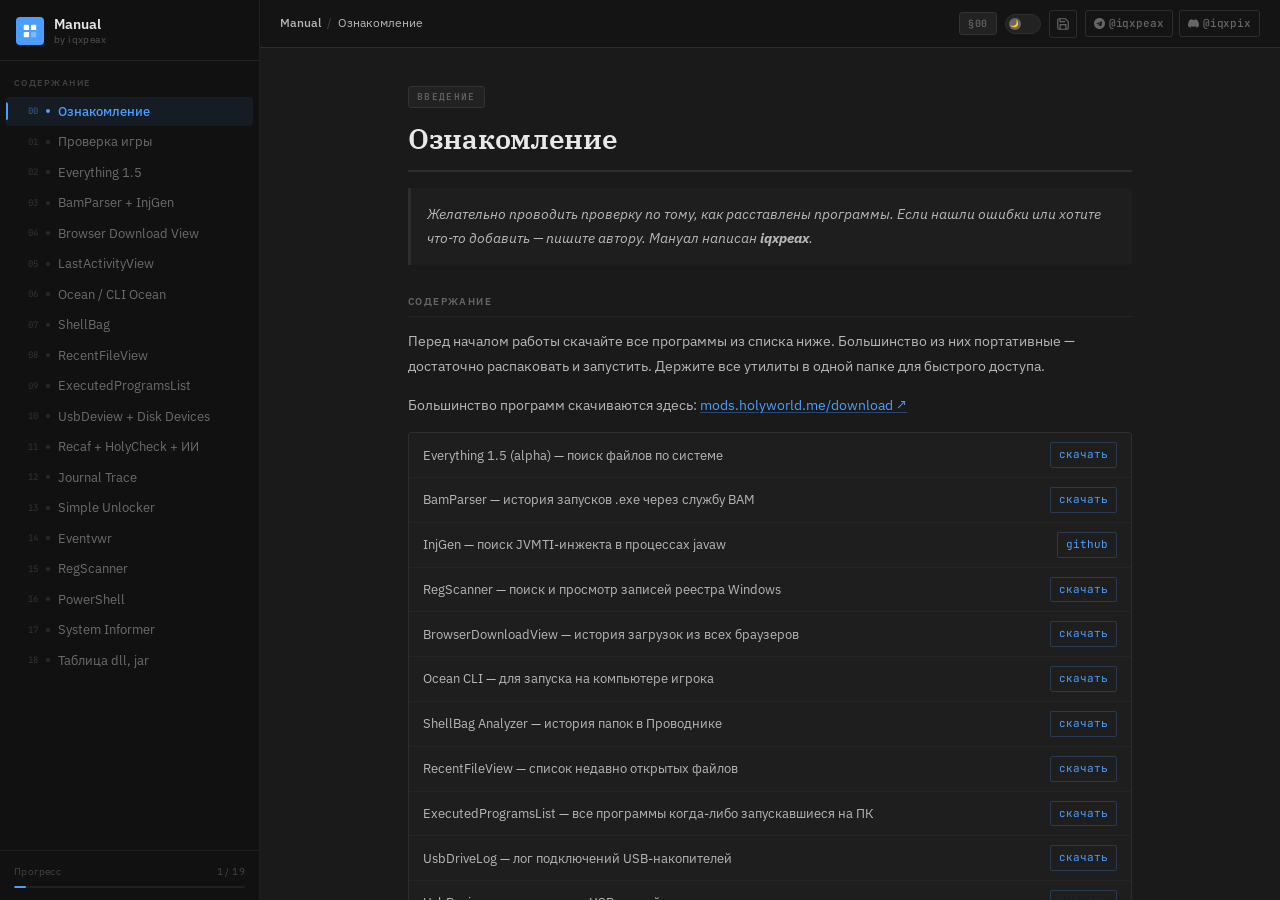
<file: index.html>
<!DOCTYPE html>
<html lang="ru">
<head>
  <meta charset="UTF-8"/>
  <meta name="viewport" content="width=device-width, initial-scale=1.0"/>
  <meta name="description" content="Manual by iqxpeax — руководство по проверке игроков на читы"/>
  <title>Manual by iqxpeax</title>

  <!-- Apply theme before render to avoid flash -->
  <script>
    (function(){
      var t = localStorage.getItem('manual_theme');
      if (t === 'light') document.documentElement.setAttribute('data-theme','light');
    })();
  </script>

  <link rel="stylesheet" href="./assets/css/general.css">
  <link rel="preconnect" href="https://fonts.googleapis.com">
  <link href="https://fonts.googleapis.com/css2?family=JetBrains+Mono:wght@400;500;600&family=IBM+Plex+Sans:ital,wght@0,300;0,400;0,500;0,600;1,400&family=IBM+Plex+Serif:wght@400;500;600&display=swap" rel="stylesheet">
</head>
<body>

<div class="overlay" id="overlay" onclick="closeSidebar()"></div>

<div class="layout">

  <!-- ── Sidebar ── -->
  <aside class="sidebar" id="sidebar">
    <div class="sidebar-logo">
      <div class="logo-mark">
        <div class="logo-icon">
          <svg viewBox="0 0 18 18" fill="none" xmlns="http://www.w3.org/2000/svg">
            <rect x="2"  y="2"  width="6" height="6" rx="1" fill="#ffffff"/>
            <rect x="10" y="2"  width="6" height="6" rx="1" fill="#ffffff"/>
            <rect x="2"  y="10" width="6" height="6" rx="1" fill="#ffffff"/>
            <rect x="10" y="10" width="6" height="6" rx="1" fill="#ffffff" opacity=".3"/>
          </svg>
        </div>
        <span class="logo-text">
          Manual
          <span>by iqxpeax</span>
        </span>
      </div>
    </div>

    <div class="sidebar-section">Содержание</div>
    <nav class="sidebar-nav" id="sidebarNav"></nav>

    <div class="sidebar-footer">
      <div class="progress-label">
        <span>Прогресс</span>
        <span id="progressText">0 / 19</span>
      </div>
      <div class="progress-bar">
        <div class="progress-fill" id="progressFill" style="width:0%"></div>
      </div>
    </div>
  </aside>

  <!-- ── Main ── -->
  <main class="main">
    <div class="topbar">

      <button class="menu-toggle" onclick="toggleSidebar()" aria-label="Меню">
        <svg width="18" height="18" viewBox="0 0 18 18" fill="none">
          <rect x="2" y="4"   width="14" height="1.5" rx=".75" fill="currentColor"/>
          <rect x="2" y="8.3" width="14" height="1.5" rx=".75" fill="currentColor"/>
          <rect x="2" y="12.5" width="14" height="1.5" rx=".75" fill="currentColor"/>
        </svg>
      </button>

      <div class="breadcrumb">
        <span class="breadcrumb-root">Manual</span>
        <span class="breadcrumb-sep">/</span>
        <span id="breadcrumbCurrent">Ознакомление</span>
      </div>

      <div class="topbar-right">

        <span class="chapter-badge" id="chapterBadge">§00</span>

        <!-- Theme toggle -->
        <button class="theme-toggle" onclick="toggleTheme()" title="Переключить тему" aria-label="Тема">
          <span class="theme-toggle-knob">
            <span class="theme-icon-dark">🌙</span>
            <span class="theme-icon-light">☀️</span>
          </span>
        </button>

        <!-- Save -->
        <button class="save-btn" onclick="saveProgress()" title="Сохранить прогресс" aria-label="Сохранить">
          <svg width="14" height="14" viewBox="0 0 24 24" fill="none" stroke="currentColor" stroke-width="2" stroke-linecap="round" stroke-linejoin="round">
            <path d="M19 21H5a2 2 0 0 1-2-2V5a2 2 0 0 1 2-2h11l5 5v11a2 2 0 0 1-2 2z"/>
            <polyline points="17 21 17 13 7 13 7 21"/>
            <polyline points="7 3 7 8 15 8"/>
          </svg>
        </button>

        <!-- Socials -->
        <div class="socials-wrap">
          <a class="soc-btn soc-tg" href="https://t.me/iqxpeax" target="_blank" rel="noopener">
            <svg viewBox="0 0 24 24" fill="currentColor"><path d="M12 0C5.373 0 0 5.373 0 12s5.373 12 12 12 12-5.373 12-12S18.627 0 12 0zm5.894 8.221-1.97 9.28c-.145.658-.537.818-1.084.508l-3-2.21-1.447 1.394c-.16.16-.295.295-.605.295l.213-3.053 5.56-5.023c.242-.213-.054-.333-.373-.12l-6.871 4.326-2.962-.924c-.643-.204-.657-.643.136-.953l11.57-4.461c.537-.194 1.006.131.833.94z"/></svg>
            @iqxpeax
          </a>
          <a class="soc-btn soc-dc" href="#" target="_blank" rel="noopener">
            <svg viewBox="0 0 24 24" fill="currentColor"><path d="M20.317 4.37a19.791 19.791 0 0 0-4.885-1.515.074.074 0 0 0-.079.037c-.21.375-.444.864-.608 1.25a18.27 18.27 0 0 0-5.487 0 12.64 12.64 0 0 0-.617-1.25.077.077 0 0 0-.079-.037A19.736 19.736 0 0 0 3.677 4.37a.07.07 0 0 0-.032.027C.533 9.046-.32 13.58.099 18.057a.082.082 0 0 0 .031.057 19.9 19.9 0 0 0 5.993 3.03.078.078 0 0 0 .084-.028 14.09 14.09 0 0 0 1.226-1.994.076.076 0 0 0-.041-.106 13.107 13.107 0 0 1-1.872-.892.077.077 0 0 1-.008-.128 10.2 10.2 0 0 0 .372-.292.074.074 0 0 1 .077-.01c3.928 1.793 8.18 1.793 12.062 0a.074.074 0 0 1 .078.01c.12.098.246.198.373.292a.077.077 0 0 1-.006.127 12.299 12.299 0 0 1-1.873.892.077.077 0 0 0-.041.107c.36.698.772 1.362 1.225 1.993a.076.076 0 0 0 .084.028 19.839 19.839 0 0 0 6.002-3.03.077.077 0 0 0 .032-.054c.5-5.177-.838-9.674-3.549-13.66a.061.061 0 0 0-.031-.03z"/></svg>
            @iqxpix
          </a>
        </div>

      </div>
    </div>

    <!-- Save notification -->
    <div class="save-toast" id="saveToast">✓ Прогресс сохранён</div>

    <div class="content-scroll">
      <div id="pagesContainer"></div>
    </div>
  </main>

</div>

<script src="./assets/js/images.js"></script>
<script src="./assets/js/general.js"></script>
<script src="./assets/js/save.js"></script>

</body>
</html>
</file>
<file: assets/css/general.css>
/* ============================================================
   MANUAL by iqxpeax — Documentation Style
   Dark mode default / Light mode toggle
   ============================================================ */

@import url('https://fonts.googleapis.com/css2?family=JetBrains+Mono:wght@400;500;600&family=IBM+Plex+Sans:ital,wght@0,300;0,400;0,500;0,600;1,400&family=IBM+Plex+Serif:wght@400;500;600&display=swap');

*, *::before, *::after { box-sizing: border-box; margin: 0; padding: 0; }

/* ────────────────────────────────────
   DARK THEME (default)
──────────────────────────────────── */
:root {
  --bg:           #1a1a1a;
  --bg-alt:       #141414;
  --sidebar-bg:   #111111;
  --sidebar-w:    260px;
  --topbar-h:     48px;

  --border:       #2e2e2e;
  --border-soft:  #252525;

  --accent:       #4a9eff;
  --accent-dim:   rgba(74,158,255,0.1);
  --accent-hover: #6eb0ff;

  --text-h:       #e8e8e8;
  --text-body:    #b8b8b8;
  --text-muted:   #666666;
  --text-faint:   #444444;

  --code-bg:      #0d0d0d;
  --code-border:  #2a2a2a;
  --code-text:    #7ec8e3;
  --code-ln:      #3a3a3a;

  --callout-bg:   #1e1e1e;
  --warn-border:  #c8842a;
  --warn-bg:      rgba(200,132,42,0.08);
  --danger-border:#c84a4a;
  --danger-bg:    rgba(200,74,74,0.08);
  --info-border:  #4a9eff;
  --info-bg:      rgba(74,158,255,0.06);
  --tip-border:   #4aad6e;
  --tip-bg:       rgba(74,173,110,0.07);

  --tag-bg:       #222;
  --tag-border:   #333;
  --tag-text:     #888;

  --step-num:     #4a9eff;

  --nav-active:   #4a9eff;
  --nav-hover-bg: rgba(255,255,255,0.04);
  --nav-active-bg:rgba(74,158,255,0.08);

  --shadow:       0 1px 0 var(--border);
}

/* ────────────────────────────────────
   LIGHT THEME
──────────────────────────────────── */
[data-theme="light"] {
  --bg:           #fafafa;
  --bg-alt:       #f5f5f5;
  --sidebar-bg:   #1a1a2e;
  --border:       #e0e0e0;
  --border-soft:  #ebebeb;

  --accent:       #1a6fc4;
  --accent-dim:   rgba(26,111,196,0.08);
  --accent-hover: #1558a0;

  --text-h:       #1a1a1a;
  --text-body:    #333333;
  --text-muted:   #777777;
  --text-faint:   #aaaaaa;

  --code-bg:      #111111;
  --code-border:  #2a2a2a;
  --code-text:    #7ec8e3;
  --code-ln:      #2a2a2a;

  --callout-bg:   #ffffff;
  --warn-border:  #d97706;
  --warn-bg:      #fffbeb;
  --danger-border:#dc2626;
  --danger-bg:    #fff5f5;
  --info-border:  #1a6fc4;
  --info-bg:      #eff6ff;
  --tip-border:   #16a34a;
  --tip-bg:       #f0fdf4;

  --tag-bg:       #f0f0f0;
  --tag-border:   #e0e0e0;
  --tag-text:     #555555;

  --step-num:     #1a6fc4;

  --nav-active:   #60a5fa;
  --nav-hover-bg: rgba(255,255,255,0.06);
  --nav-active-bg:rgba(96,165,250,0.12);

  --shadow:       0 1px 0 var(--border);
}

/* ────────────────────────────────────
   BASE
──────────────────────────────────── */
html, body {
  height: 100%;
  background: var(--bg);
  color: var(--text-body);
  font-family: 'IBM Plex Sans', system-ui, sans-serif;
  font-size: 14px;
  line-height: 1.7;
  overflow: hidden;
  -webkit-font-smoothing: antialiased;
  transition: background 0.2s, color 0.2s;
}

/* ────────────────────────────────────
   LAYOUT
──────────────────────────────────── */
.layout { display: flex; height: 100vh; }

/* ════════════════════════════════════
   SIDEBAR — always dark
════════════════════════════════════ */
.sidebar {
  width: var(--sidebar-w);
  min-width: var(--sidebar-w);
  background: var(--sidebar-bg);
  border-right: 1px solid rgba(255,255,255,0.06);
  display: flex;
  flex-direction: column;
  height: 100vh;
  overflow: hidden;
  position: relative;
  z-index: 20;
  transition: transform 0.3s ease;
}

/* ── Logo ── */
.sidebar-logo {
  padding: 16px 16px 14px;
  border-bottom: 1px solid rgba(255,255,255,0.07);
  flex-shrink: 0;
}

.logo-mark { display: flex; align-items: center; gap: 10px; }

.logo-icon {
  width: 28px; height: 28px;
  background: var(--accent);
  border-radius: 4px;
  display: flex; align-items: center; justify-content: center;
  flex-shrink: 0;
}

.logo-icon svg { width: 16px; height: 16px; }

.logo-text {
  font-family: 'IBM Plex Sans', sans-serif;
  font-weight: 600;
  font-size: 13.5px;
  color: #e8e8e8;
  line-height: 1.25;
  letter-spacing: 0;
}

.logo-text span {
  display: block;
  font-size: 10px;
  font-weight: 400;
  color: rgba(255,255,255,0.28);
  letter-spacing: 0.04em;
  margin-top: 1px;
}

/* ── Section label ── */
.sidebar-section {
  padding: 14px 14px 4px;
  font-size: 9px;
  font-weight: 600;
  letter-spacing: 0.16em;
  text-transform: uppercase;
  color: rgba(255,255,255,0.2);
  flex-shrink: 0;
}

/* ── Nav ── */
.sidebar-nav {
  flex: 1;
  overflow-y: auto;
  padding: 2px 6px 16px;
  scrollbar-width: thin;
  scrollbar-color: rgba(255,255,255,0.06) transparent;
}

.sidebar-nav::-webkit-scrollbar { width: 3px; }
.sidebar-nav::-webkit-scrollbar-thumb { background: rgba(255,255,255,0.06); }

.nav-item {
  display: flex;
  align-items: center;
  gap: 8px;
  padding: 6px 10px;
  border-radius: 3px;
  cursor: pointer;
  color: rgba(255,255,255,0.38);
  font-size: 12.5px;
  font-weight: 400;
  transition: background 0.12s, color 0.12s;
  position: relative;
  user-select: none;
  margin-bottom: 1px;
  line-height: 1.4;
}

.nav-item:hover {
  background: var(--nav-hover-bg);
  color: rgba(255,255,255,0.75);
}

.nav-item.active {
  background: var(--nav-active-bg);
  color: var(--nav-active);
  font-weight: 500;
}

.nav-item.active::before {
  content: '';
  position: absolute;
  left: 0; top: 50%;
  transform: translateY(-50%);
  width: 2px; height: 60%;
  background: var(--nav-active);
  border-radius: 0 2px 2px 0;
}

.nav-num {
  font-family: 'JetBrains Mono', monospace;
  font-size: 9px;
  color: rgba(255,255,255,0.14);
  min-width: 22px;
  text-align: right;
  flex-shrink: 0;
  letter-spacing: 0.02em;
}

.nav-item.active .nav-num { color: rgba(74,158,255,0.45); }
.nav-item:hover  .nav-num  { color: rgba(255,255,255,0.3); }

.nav-dot {
  width: 4px; height: 4px;
  border-radius: 50%;
  background: rgba(255,255,255,0.1);
  flex-shrink: 0;
  transition: background 0.12s;
}

.nav-item.active .nav-dot { background: var(--nav-active); }
.nav-item.visited .nav-dot { background: rgba(74,158,255,0.35); }
.nav-item:hover  .nav-dot  { background: rgba(255,255,255,0.25); }

/* ── Footer ── */
.sidebar-footer {
  padding: 12px 14px;
  border-top: 1px solid rgba(255,255,255,0.06);
  flex-shrink: 0;
}

.progress-label {
  display: flex;
  justify-content: space-between;
  font-size: 10px;
  color: rgba(255,255,255,0.22);
  margin-bottom: 6px;
  letter-spacing: 0.04em;
}

.progress-bar {
  width: 100%; height: 2px;
  background: rgba(255,255,255,0.06);
  border-radius: 2px;
  overflow: hidden;
}

.progress-fill {
  height: 100%;
  background: var(--accent);
  border-radius: 2px;
  transition: width 0.4s ease;
}

/* ════════════════════════════════════
   MAIN
════════════════════════════════════ */
.main {
  flex: 1;
  display: flex;
  flex-direction: column;
  overflow: hidden;
  background: var(--bg);
  transition: background 0.2s;
}

/* ── Topbar ── */
.topbar {
  height: var(--topbar-h);
  background: var(--bg-alt);
  border-bottom: 1px solid var(--border);
  display: flex;
  align-items: center;
  padding: 0 20px;
  gap: 10px;
  flex-shrink: 0;
  box-shadow: var(--shadow);
  transition: background 0.2s, border-color 0.2s;
}

.menu-toggle {
  display: none;
  background: none;
  border: none;
  color: var(--text-muted);
  cursor: pointer;
  padding: 5px;
  border-radius: 3px;
}

.menu-toggle:hover { background: var(--border); }

.breadcrumb {
  display: flex;
  align-items: center;
  gap: 6px;
  font-size: 12px;
  color: var(--text-muted);
  font-family: 'IBM Plex Sans', sans-serif;
}

.breadcrumb-root { font-weight: 500; color: var(--text-body); }
.breadcrumb-sep  { color: var(--text-faint); }
.breadcrumb span:last-child { color: var(--text-body); }

.topbar-right {
  margin-left: auto;
  display: flex;
  align-items: center;
  gap: 8px;
}

/* chapter badge — plain text style */
.chapter-badge {
  font-family: 'JetBrains Mono', monospace;
  font-size: 10px;
  font-weight: 500;
  color: var(--text-muted);
  background: var(--tag-bg);
  border: 1px solid var(--tag-border);
  padding: 2px 8px;
  border-radius: 3px;
  letter-spacing: 0.04em;
  white-space: nowrap;
}

/* ── Theme toggle — minimal switch ── */
.theme-toggle {
  width: 36px; height: 20px;
  background: rgba(255,255,255,0.06);
  border: 1px solid var(--border);
  border-radius: 20px;
  cursor: pointer;
  position: relative;
  transition: background 0.2s;
  flex-shrink: 0;
}

[data-theme="light"] .theme-toggle {
  background: rgba(26,111,196,0.12);
  border-color: rgba(26,111,196,0.3);
}

.theme-toggle-knob {
  position: absolute;
  top: 3px; left: 3px;
  width: 12px; height: 12px;
  border-radius: 50%;
  background: var(--text-muted);
  transition: transform 0.22s ease, background 0.22s;
  font-size: 7px;
  display: flex; align-items: center; justify-content: center;
}

[data-theme="light"] .theme-toggle-knob {
  transform: translateX(16px);
  background: var(--accent);
}

.theme-icon-dark  { display: block; }
.theme-icon-light { display: none; }
[data-theme="light"] .theme-icon-dark  { display: none; }
[data-theme="light"] .theme-icon-light { display: block; }

/* ── Save button ── */
.save-btn {
  width: 28px; height: 28px;
  background: none;
  border: 1px solid var(--border);
  color: var(--text-muted);
  font-size: 12px;
  border-radius: 3px;
  cursor: pointer;
  display: flex; align-items: center; justify-content: center;
  transition: border-color 0.12s, color 0.12s;
  flex-shrink: 0;
}

.save-btn:hover { border-color: var(--accent); color: var(--accent); }

/* ── Socials — plain links ── */
.socials-wrap { display: flex; align-items: center; gap: 6px; }

.soc-btn {
  display: inline-flex;
  align-items: center;
  gap: 4px;
  padding: 3px 8px;
  border-radius: 3px;
  font-size: 11px;
  font-weight: 500;
  text-decoration: none;
  border: 1px solid var(--border);
  color: var(--text-muted);
  transition: color 0.12s, border-color 0.12s;
  white-space: nowrap;
  font-family: 'JetBrains Mono', monospace;
  letter-spacing: -0.01em;
}

.soc-btn svg { width: 11px; height: 11px; flex-shrink: 0; }
.soc-tg:hover { color: #38bdf8; border-color: #38bdf8; }
.soc-dc:hover { color: #818cf8; border-color: #818cf8; }

/* ── Save toast ── */
.save-toast {
  position: fixed;
  bottom: 20px; right: 20px;
  background: var(--accent);
  color: #fff;
  font-family: 'JetBrains Mono', monospace;
  font-size: 11px;
  padding: 7px 14px;
  border-radius: 3px;
  opacity: 0;
  transform: translateY(8px);
  transition: opacity 0.2s, transform 0.2s;
  pointer-events: none;
  z-index: 999;
}

.save-toast.show { opacity: 1; transform: translateY(0); }

/* ════════════════════════════════════
   CONTENT SCROLL
════════════════════════════════════ */
.content-scroll {
  flex: 1;
  overflow-y: auto;
  background: var(--bg);
  scrollbar-width: thin;
  scrollbar-color: var(--border) transparent;
  transition: background 0.2s;
}

.content-scroll::-webkit-scrollbar { width: 5px; }
.content-scroll::-webkit-scrollbar-thumb { background: var(--border); border-radius: 2px; }

/* ════════════════════════════════════
   PAGE
════════════════════════════════════ */
.page {
  display: none;
  max-width: 820px;
  margin: 0 auto;
  padding: 36px 48px 72px;
  animation: fadeIn 0.18s ease;
}

.page.active { display: block; }

@keyframes fadeIn {
  from { opacity: 0; }
  to   { opacity: 1; }
}

/* ── Page header ── */
.page-tag {
  display: inline-block;
  font-family: 'JetBrains Mono', monospace;
  font-size: 9.5px;
  font-weight: 500;
  letter-spacing: 0.14em;
  text-transform: uppercase;
  color: var(--text-muted);
  background: var(--tag-bg);
  border: 1px solid var(--tag-border);
  padding: 2px 8px;
  border-radius: 3px;
  margin-bottom: 14px;
}

/* chapter number — like real manuals */
.chapter-num {
  font-family: 'JetBrains Mono', monospace;
  font-size: 10px;
  color: var(--text-faint);
  margin-bottom: 6px;
  letter-spacing: 0.08em;
}

.page h1 {
  font-family: 'IBM Plex Serif', Georgia, serif;
  font-size: 28px;
  font-weight: 600;
  letter-spacing: -0.01em;
  line-height: 1.2;
  color: var(--text-h);
  margin-bottom: 12px;
  padding-bottom: 14px;
  border-bottom: 2px solid var(--border);
  transition: color 0.2s, border-color 0.2s;
}

.page h1 em { font-style: normal; color: var(--accent); }

.page-intro {
  font-size: 14px;
  line-height: 1.75;
  color: var(--text-body);
  margin: 16px 0 28px;
  padding: 14px 16px;
  background: var(--callout-bg);
  border-left: 3px solid var(--border);
  border-radius: 0 3px 3px 0;
  font-style: italic;
  transition: background 0.2s, border-color 0.2s;
}

/* ── Section titles ── */
.section-title {
  font-family: 'IBM Plex Sans', sans-serif;
  font-size: 10px;
  font-weight: 600;
  letter-spacing: 0.14em;
  text-transform: uppercase;
  color: var(--text-muted);
  margin: 28px 0 12px;
  padding-bottom: 6px;
  border-bottom: 1px solid var(--border-soft);
  display: flex;
  align-items: center;
  gap: 8px;
}

.section-title::after { display: none; }

/* ── Divider ── */
.divider {
  border: none;
  border-top: 1px solid var(--border);
  margin: 24px 0 28px;
}

/* ── Content body ── */
.content-body {
  color: var(--text-body);
  line-height: 1.8;
  font-size: 14px;
  transition: color 0.2s;
}

.content-body p { margin-bottom: 14px; }
.content-body strong { color: var(--text-h); font-weight: 600; }

.content-body a {
  color: var(--accent);
  text-decoration: underline;
  text-underline-offset: 2px;
  text-decoration-color: rgba(74,158,255,0.35);
  transition: text-decoration-color 0.12s;
}

.content-body a:hover {
  text-decoration-color: var(--accent);
}

/* ── Images ── */
.content-img {
  display: block;
  width: 100%;
  max-width: 720px;
  height: auto;
  border: 1px solid var(--border);
  margin: 16px 0 4px;
  border-radius: 3px;
}

.img-caption {
  font-size: 11.5px;
  font-style: italic;
  color: var(--text-muted);
  margin-bottom: 14px;
  padding-left: 2px;
}

/* ════════════════════════════════════
   CODE BLOCK
════════════════════════════════════ */
.code-block {
  position: relative;
  background: var(--code-bg);
  border: 1px solid var(--code-border);
  border-radius: 3px;
  margin: 10px 0 18px;
  overflow: hidden;
}

/* top bar like a real terminal */
.code-block::before {
  content: '$ ';
  position: absolute;
  top: 10px; left: 14px;
  font-family: 'JetBrains Mono', monospace;
  font-size: 11px;
  color: rgba(255,255,255,0.15);
  pointer-events: none;
}

.code-block pre {
  font-family: 'JetBrains Mono', monospace;
  font-size: 11.5px;
  line-height: 1.65;
  color: var(--code-text);
  white-space: pre-wrap;
  word-break: break-all;
  margin: 0;
  padding: 10px 90px 10px 30px;
}

.copy-btn {
  position: absolute;
  top: 7px; right: 8px;
  background: rgba(255,255,255,0.06);
  border: 1px solid rgba(255,255,255,0.1);
  color: rgba(255,255,255,0.45);
  font-family: 'JetBrains Mono', monospace;
  font-size: 9.5px;
  font-weight: 500;
  letter-spacing: 0.04em;
  padding: 3px 10px;
  border-radius: 2px;
  cursor: pointer;
  transition: background 0.12s, color 0.12s;
  white-space: nowrap;
  z-index: 1;
}

.copy-btn::before { content: ''; }
.copy-btn:hover { background: rgba(255,255,255,0.1); color: rgba(255,255,255,0.8); }
.copy-btn.copied { background: rgba(74,173,110,0.15); color: #4aad6e; border-color: rgba(74,173,110,0.3); }

/* ════════════════════════════════════
   CALLOUTS
════════════════════════════════════ */
.callout {
  padding: 12px 16px;
  margin: 16px 0;
  border-left: 3px solid;
  border-radius: 0 3px 3px 0;
  font-size: 13.5px;
  line-height: 1.7;
  transition: background 0.2s;
}

/* info (default) */
.callout {
  background: var(--info-bg);
  border-color: var(--info-border);
  color: var(--text-body);
}

.callout strong {
  display: block;
  font-size: 9.5px;
  font-weight: 700;
  letter-spacing: 0.12em;
  text-transform: uppercase;
  margin-bottom: 4px;
  font-family: 'JetBrains Mono', monospace;
  color: var(--info-border);
}

.callout-link {
  display: inline-flex;
  align-items: center;
  gap: 4px;
  margin-top: 8px;
  color: var(--accent);
  font-size: 12px;
  font-family: 'JetBrains Mono', monospace;
  text-decoration: none;
  border-bottom: 1px solid rgba(74,158,255,0.3);
  transition: border-color 0.12s;
}

.callout-link:hover { border-color: var(--accent); }

/* ════════════════════════════════════
   PLAIN LIST
════════════════════════════════════ */
.plain-list {
  list-style: none;
  margin: 8px 0 16px;
  display: flex;
  flex-direction: column;
  gap: 7px;
}

.plain-list li {
  color: var(--text-body);
  font-size: 14px;
  line-height: 1.7;
  padding-left: 16px;
  position: relative;
  transition: color 0.2s;
}

.plain-list li::before {
  content: '•';
  position: absolute;
  left: 0;
  color: var(--text-muted);
}

/* ════════════════════════════════════
   LINK LIST
════════════════════════════════════ */
.link-list {
  list-style: none;
  margin: 10px 0 18px;
  border: 1px solid var(--border);
  border-radius: 3px;
  overflow: hidden;
}

.link-list li {
  display: flex;
  align-items: center;
  justify-content: space-between;
  padding: 9px 14px;
  font-size: 13px;
  border-bottom: 1px solid var(--border-soft);
  background: var(--callout-bg);
  transition: background 0.12s;
}

.link-list li:last-child { border-bottom: none; }
.link-list li:hover { background: var(--accent-dim); }

.link-list li span { color: var(--text-body); font-weight: 400; }

.link-list li a {
  font-family: 'JetBrains Mono', monospace;
  font-size: 11px;
  color: var(--accent);
  text-decoration: none;
  padding: 2px 8px;
  border: 1px solid rgba(74,158,255,0.22);
  border-radius: 2px;
  white-space: nowrap;
  transition: background 0.12s;
}

.link-list li a:hover { background: var(--accent-dim); }

/* ════════════════════════════════════
   INLINE CODE
════════════════════════════════════ */
code {
  font-family: 'JetBrains Mono', monospace;
  background: var(--code-bg);
  border: 1px solid var(--code-border);
  color: var(--code-text);
  font-size: 12px;
  padding: 1px 6px;
  border-radius: 2px;
}

/* ════════════════════════════════════
   STEPS — numbered list
════════════════════════════════════ */
.steps {
  counter-reset: step-c;
  list-style: none;
  margin: 10px 0 20px;
  display: flex;
  flex-direction: column;
  gap: 6px;
}

.steps li {
  counter-increment: step-c;
  display: flex;
  gap: 12px;
  align-items: flex-start;
  padding: 9px 14px;
  background: var(--callout-bg);
  border: 1px solid var(--border-soft);
  border-radius: 3px;
  font-size: 13.5px;
  line-height: 1.65;
  color: var(--text-body);
  transition: background 0.2s, border-color 0.12s;
}

.steps li:hover { border-color: var(--border); }

.steps li::before {
  content: counter(step-c);
  font-family: 'JetBrains Mono', monospace;
  font-weight: 600;
  font-size: 11px;
  color: var(--step-num);
  min-width: 20px;
  margin-top: 1px;
  flex-shrink: 0;
}

/* ════════════════════════════════════
   REF TABLE
════════════════════════════════════ */
.ref-table {
  width: 100%;
  border-collapse: collapse;
  font-size: 12.5px;
  margin: 10px 0 20px;
  border: 1px solid var(--border);
  border-radius: 3px;
  overflow: hidden;
}

.ref-table thead tr {
  background: var(--callout-bg);
  border-bottom: 2px solid var(--border);
}

.ref-table th {
  font-family: 'JetBrains Mono', monospace;
  font-size: 9px;
  font-weight: 600;
  letter-spacing: 0.12em;
  text-transform: uppercase;
  color: var(--text-muted);
  padding: 9px 12px;
  text-align: left;
}

.ref-table td {
  padding: 7px 12px;
  color: var(--text-body);
  border-bottom: 1px solid var(--border-soft);
  font-size: 12.5px;
  transition: color 0.2s;
}

.ref-table tbody tr:last-child td { border-bottom: none; }

.ref-table td:first-child {
  font-family: 'JetBrains Mono', monospace;
  font-size: 11.5px;
  color: var(--accent);
}

.ref-table tbody tr:hover td {
  background: var(--accent-dim);
}

/* indicators */
.ban       { color: #f87171; font-weight: 600; }
.warn-text { color: #fb923c; font-weight: 600; }
.ok-text   { color: #4ade80; font-weight: 600; }

/* ════════════════════════════════════
   NAV BUTTONS
════════════════════════════════════ */
.nav-buttons {
  display: flex;
  gap: 8px;
  margin-top: 44px;
  padding-top: 20px;
  border-top: 1px solid var(--border);
}

.nav-btn {
  display: inline-flex;
  align-items: center;
  gap: 6px;
  padding: 8px 16px;
  border-radius: 3px;
  font-size: 12.5px;
  font-weight: 500;
  cursor: pointer;
  border: 1px solid var(--border);
  background: var(--callout-bg);
  color: var(--text-body);
  transition: all 0.12s;
  font-family: 'IBM Plex Sans', sans-serif;
}

.nav-btn:hover {
  border-color: var(--accent);
  color: var(--accent);
}

.nav-btn.primary {
  background: var(--accent);
  color: #fff;
  border-color: var(--accent);
  font-weight: 600;
}

.nav-btn.primary:hover {
  background: var(--accent-hover);
  border-color: var(--accent-hover);
}

.nav-btn:disabled { opacity: 0.3; cursor: not-allowed; }

/* ════════════════════════════════════
   PAGE FOOTER
════════════════════════════════════ */
.page-footer {
  margin-top: 48px;
  padding-top: 16px;
  border-top: 1px solid var(--border-soft);
  display: flex;
  align-items: center;
  justify-content: space-between;
  flex-wrap: wrap;
  gap: 8px;
}

.page-footer-copy {
  font-size: 11px;
  color: var(--text-faint);
  font-family: 'JetBrains Mono', monospace;
}

.page-footer-copy strong { color: var(--text-muted); font-weight: 500; }

.page-footer-links { display: flex; gap: 12px; }

.page-footer-links a {
  font-size: 11px;
  font-family: 'JetBrains Mono', monospace;
  color: var(--text-faint);
  text-decoration: none;
  transition: color 0.12s;
}

.page-footer-links a:hover { color: var(--accent); }

/* ════════════════════════════════════
   MOBILE OVERLAY
════════════════════════════════════ */
.overlay {
  display: none;
  position: fixed;
  inset: 0;
  background: rgba(0,0,0,0.6);
  z-index: 15;
}

@media (max-width: 768px) {
  .sidebar {
    position: fixed; top: 0; left: 0; height: 100%;
    transform: translateX(-100%); z-index: 100;
    box-shadow: 4px 0 20px rgba(0,0,0,0.5);
  }
  .sidebar.open  { transform: translateX(0); }
  .overlay.open  { display: block; }
  .menu-toggle   { display: flex; }
  .topbar        { padding: 0 12px; }
  .page          { padding: 24px 18px 52px; }
  .page h1       { font-size: 22px; }
  .socials-wrap  { display: none; }
  .save-btn      { display: none; }
  .link-list li  { flex-direction: column; align-items: flex-start; gap: 6px; }
  .code-block pre { padding: 10px 10px 10px 14px; }
  .copy-btn { position: static; margin: 0 8px 8px auto; display: block; width: fit-content; }
  .code-block { display: flex; flex-direction: column; }
  .code-block::before { display: none; }
}

@media (max-width: 420px) {
  .chapter-badge { display: none; }
}
</file>
